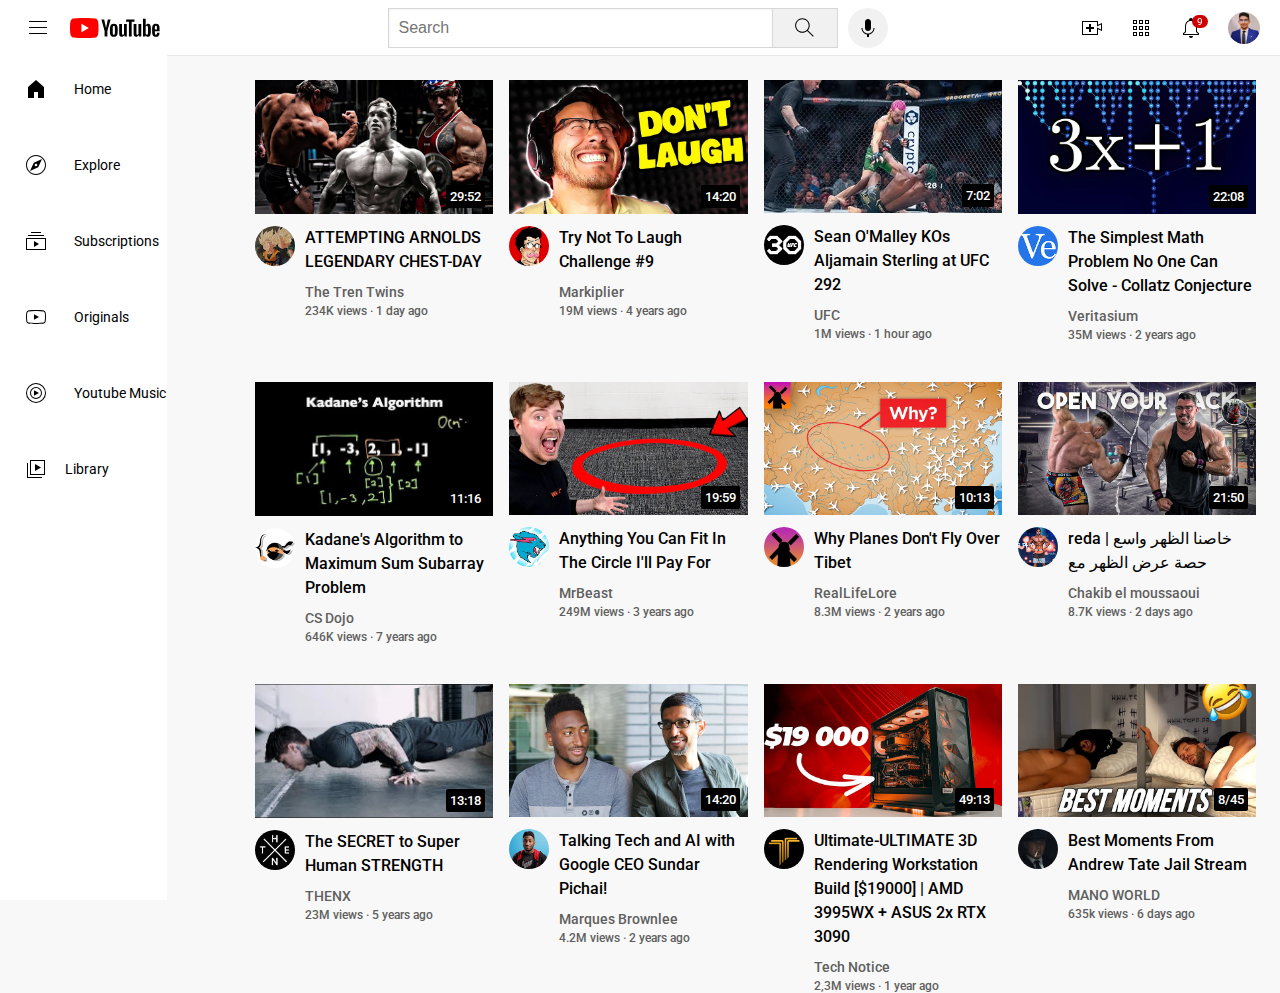
<file: index.html>
<!DOCTYPE html>
<html>
<head>
<title> Youtube clone by midounjr </title>
<link rel="stylesheet" href="video.css" >
<link rel="stylesheet" href="header.css">
<link rel="stylesheet" href="general.css">
<link rel="stylesheet" href="sidebar.css">

<link rel="preconnect" href="https://fonts.googleapis.com">
<link rel="preconnect" href="https://fonts.gstatic.com" crossorigin>
<link href="https://fonts.googleapis.com/css2?family=Roboto:wght@400;500;700&display=swap" rel="stylesheet">
</head>

<body >
<header class="header">  <!--Semantic element-->
  <div class="left-section">
    <img class="hamburger-menu" src="Header-icons/hamburger-menu.svg">
    <img class="youtube-logo" src="Header-icons/youtube-logo.svg">
  </div>

<div class="middle-section">
    <input class="search-bar" type="search" placeholder="Search">
    <button class="search-button"> 
      <img class="search-icon " src="Header-icons/search.svg"> 
     <div class="tooltip">Search</div>
    </button>
    <button class="voice-button">
       <img class="voice-icon " src="Header-icons/voice-search-icon.svg"> 
       <div class="tooltip">Search with your voice</div></button>
  </div>
  
  <div class="right-section">
    <div class="upload-icon-container">
      <img class="upload-icon" src="Header-icons/upload.svg">
      <div class="tooltip">Create</div>
    </div>
  <div class="youtube-apps-container">
    <img class="youtube-apps-icon" src="Header-icons/youtube-apps.svg">
    <div class="tooltip">Youtube apps</div>
  </div>
    <div class="notifications-icons-container">
    <img class="notifications-icon" src="Header-icons/notifications.svg">
    <div class="tooltip">Notifications</div>
    <div class="notifications-number">9</div>  
  </div>
    <img class="my-channel-icon" src="profile-pictures/channel_0.jpg">
  </div>

</header>
 
<nav class="sidebar"> <!-- Semantic element -->
  
  <div class="sidebar-link">
    <img src="side-bar-icons/home.svg">
    <div class="sidebar-txt"><p class="sidebar-txt">Home</p> </div>
  </div>
  <div class="sidebar-link">
    <img src="side-bar-icons/explore.svg">
    <div class="sidebar-txt"><p class="sidebar-txt">Explore</p> </div>
  </div>
  <div class="sidebar-link">
    <img src="side-bar-icons/subscriptions.svg">
    <div class="sidebar-txt"> <p class="sidebar-txt">Subscriptions</p> </div>
  </div>
  <div class="sidebar-link">
    <img src="side-bar-icons/originals.svg">
    <div class="sidebar-txt"> <p class="sidebar-txt">Originals</p> </div>
  </div>
  <div class="sidebar-link">
    <img src="side-bar-icons/youtube-music.svg">
    <div class="sidebar-txt"><p class="sidebar-txt">Youtube Music</p></div>
  </div>
  <div class="sidebar-link">
    <img src="side-bar-icons/library.svg">
    <div ><p class="sidebar-txt">Library</p></div>
  </div>

</nav>

<main>

  <section class="video-grid">  <!-- Semantic element-->

    <div class="video-preview">
      <div class="thumbnail-row">
       <a href="https://www.youtube.com/watch?v=BRZleDk8Olg">
        <img class="thumbnail" src="thumbnails/THUMBNAIL_14.jpg">
        <div class="video-time">29:52</div>
       </a>
      </div>
      <div class="video-info-grid">
        <div class="channel-picture">
          <div class="profile-picture-container">
            <a href="https://www.youtube.com/@thetrentwins" target="blank">
              <img class="profile-picture" src="profile-pictures/channels4_profile.jpg">
            </a>
            <div class="channel-tooltip">
              <img class="channel-tooltip-picture" src="profile-pictures/channels4_profile.jpg">
              <div>
                <div class="channel-tooltip-name">
                  The Tren Twins
                </div>
                <div class="channel-tooltip-stats">
                  840K subscribers
                </div>
              </div>
            </div>
          </div>
        </div>
        <div class="video-info">
          <p class="video-title">ATTEMPTING ARNOLDS LEGENDARY CHEST-DAY</p>
          <p class="video-author">The Tren Twins</p>
          <p class="video-stats">234K views · 1 day ago</p>
        </div>
      </div>
    </div>


    
    
    <div class="video-preview">
      <div class="thumbnail-row">
       <a href="https://www.youtube.com/watch?v=mP0RAo9SKZk">
        <img class="thumbnail" src="thumbnails/thumbnail-2.webp">
        <div class="video-time">14:20</div>
       </a>
      </div>
      <div class="video-info-grid">
        <div class="channel-picture">
          <div class="profile-picture-container">
            <a href="https://www.youtube.com/@markiplier" target="_blank">
              <img class="profile-picture" src="profile-pictures/channel-2 (1).jpeg">
            </a>
            <div class="channel-tooltip">
              <img class="channel-tooltip-picture" src="profile-pictures/channel-2 (1).jpeg">
              <div>
                <div class="channel-tooltip-name">
                  Markiplier
                </div>
                <div class="channel-tooltip-stats">
                  35,4M subscribers
                </div>
              </div>
            </div>
          </div>
        </div>
        <div class="video-info">
          <p class="video-title">Try Not To Laugh Challenge #9</p>
          <p class="video-author">Markiplier</p>
          <p class="video-stats">19M views · 4 years ago</p>
        </div>
      </div>
    
 </div>
    
    <div class="video-preview">
      <div class="thumbnail-row">
       <a href="https://www.youtube.com/watch?v=eY5cZITcrF4&t=3s">
        <img class="thumbnail" src="thumbnails/thumbnail-16.jpg">
        <div class="video-time">7:02</div>
       </a>
      </div>
      <div class="video-info-grid">
        <div class="channel-picture">
          <div class="profile-picture-container">
            <a href="https://www.youtube.com/@ufc" target="_blank">
              <img class="profile-picture" src="profile-pictures/channels7_profile.jpg">
            </a>
            <div class="channel-tooltip">
              <img class="channel-tooltip-picture" src="profile-pictures/channels7_profile.jpg">
              <div>
                <div class="channel-tooltip-name">
                  UFC
                </div>
                <div class="channel-tooltip-stats">
                  16,6M subscribers
                </div>
              </div>
            </div>
          </div>
        </div>
        <div class="video-info">
          <p class="video-title">
            Sean O'Malley KOs Aljamain Sterling at UFC 292
            </p>
          <p class="video-author">UFC</p>
          <p class="video-stats">1M views · 1 hour ago
  
          </p>
        </div>
      </div>
    
    </div>
    
    
    <div class="video-preview">
      <div class="thumbnail-row">
       <a href="https://www.youtube.com/watch?v=094y1Z2wpJg">
        <img class="thumbnail" src="thumbnails/thumbnail-4.webp">
        <div class="video-time">22:08</div>
       </a>
      </div>
      <div class="video-info-grid">
        <div class="channel-picture">
          <div class="profile-picture-container">
            <a href="https://www.youtube.com/@veritasium" target="_blank">
              <img class="profile-picture" src="profile-pictures/channel-4.jpeg">
            </a>
            <div class="channel-tooltip">
              <img class="channel-tooltip-picture" src="profile-pictures/channel-4.jpeg">
              <div>
                <div class="channel-tooltip-name">
                  Veritasium
                </div>
                <div class="channel-tooltip-stats">
                  14,1M subscribers
                </div>
              </div>
            </div>
          </div>
        </div>
        <div class="video-info">
          <p class="video-title">
            The Simplest Math Problem No One Can Solve - Collatz Conjecture</p>
          <p class="video-author">Veritasium</p>
          <p class="video-stats">35M views · 2 years ago</p>
        </div>
      </div>
    
    </div>
    
    
    <div class="video-preview">
      <div class="thumbnail-row">
       <a href="https://www.youtube.com/watch?v=86CQq3pKSUw">
        <img class="thumbnail" src="thumbnails/thumbnail-5.webp">
        <div class="video-time">11:16</div>
       </a>
      </div>
      <div class="video-info-grid">
        <div class="channel-picture">
          <div class="profile-picture-container">
            <a href="https://www.youtube.com/@markiplier" target="_blank">
              <img class="profile-picture" src="profile-pictures/channel-5.jpeg">
            </a>
            <div class="channel-tooltip">
              <img class="channel-tooltip-picture" src="profile-pictures/channel-5.jpeg">
              <div>
                <div class="channel-tooltip-name">
                  CS Dojo
                </div>
                <div class="channel-tooltip-stats">
                  1,91M subscribers
                </div>
              </div>
            </div>
          </div>
        </div>
        <div class="video-info">
          <p class="video-title">
            Kadane's Algorithm to Maximum Sum Subarray Problem</p>
          <p class="video-author">CS Dojo</p>
          <p class="video-stats">646K views · 7 years ago</p>
        </div>
      </div>
    
    </div>
   
    <div class="video-preview">
      <div class="thumbnail-row">
       <a href="hhttps://www.youtube.com/watch?v=yXWw0_UfSFg">
        <img class="thumbnail" src="thumbnails/thumbnail-6.webp">
        <div class="video-time">19:59</div>
       </a>
      </div>
      <div class="video-info-grid">
        <div class="channel-picture">
          <div class="profile-picture-container">
            <a href="https://www.youtube.com/@MrBeast" target="_blank">
              <img class="profile-picture" src="profile-pictures/channel-6.jpeg">
            </a>
            <div class="channel-tooltip">
              <img class="channel-tooltip-picture" src="profile-pictures/channel-6.jpeg">
              <div>
                <div class="channel-tooltip-name">
                  MrBeast
                </div>
                <div class="channel-tooltip-stats">
                  177M subscribers
                </div>
              </div>
            </div>
          </div>
        </div>
        <div class="video-info">
          <p class="video-title">
            Anything You Can Fit In The Circle I'll Pay For</p>
          <p class="video-author">MrBeast</p>
          <p class="video-stats">249M views · 3 years ago</p>
        </div>
      </div>
    
    </div>
  
    <div class="video-preview">
      <div class="thumbnail-row">
       <a href="https://www.youtube.com/watch?v=fNVa1qMbF9Y">
        <img class="thumbnail" src="thumbnails/thumbnail-7.webp">
        <div class="video-time">10:13</div>
       </a>
      </div>
      <div class="video-info-grid">
        <div class="channel-picture">
          <div class="profile-picture-container">
            <a href="https://www.youtube.com/@RealLifeLore" target="blank">
              <img class="profile-picture" src="profile-pictures/channel-7.jpeg">
            </a>
            <div class="channel-tooltip">
              <img class="channel-tooltip-picture" src="profile-pictures/channel-7.jpeg">
              <div>
                <div class="channel-tooltip-name">
                  RealLifeLore
                </div>
                <div class="channel-tooltip-stats">
                  7,07M subscribers
                </div>
              </div>
            </div>
          </div>
        </div>
        <div class="video-info">
          <p class="video-title">Why Planes Don't Fly Over Tibet</p>
          <p class="video-author">RealLifeLore</p>
          <p class="video-stats">8.3M views · 2 years ago</p>
        </div>
      </div>
    </div>
  
    <div class="video-preview">
      <div class="thumbnail-row">
       <a href="https://www.youtube.com/watch?v=NheuOb__HrIY">
        <img class="thumbnail" src="thumbnails/thumbnail_13.jpg">
        <div class="video-time">21:50</div>
       </a>
      </div>
      <div class="video-info-grid">
        <div class="channel-picture">
          <div class="profile-picture-container">
            <a href="https://www.youtube.com/@Chakibelmoussaoui" target="blank">
              <img class="profile-picture" src="profile-pictures/channel_13.jpg">
            </a>
            <div class="channel-tooltip">
              <img class="channel-tooltip-picture" src="profile-pictures/channel_13.jpg">
              <div>
                <div class="channel-tooltip-name">
                  Chakib el moussaoui
                </div>
                <div class="channel-tooltip-stats">
                  130k subscribers
                </div>
              </div>
            </div>
          </div>
        </div>
        <div class="video-info">
          <p class="video-title"> reda خاصنا الظهر واسع | حصة عرض الظهر مع</p>
          <p class="video-author">Chakib el moussaoui
          </p>
          <p class="video-stats">8.7K views · 2 days ago</p>
        </div>
      </div>
    </div>

    <div class="video-preview">
      <div class="thumbnail-row">
       <a href="https://www.youtube.com/watch?v=ixmxOlcrlUc">
        <img class="thumbnail" src="thumbnails/thumbnail-9.webp">
        <div class="video-time">13:18</div>
       </a>
      </div>
      <div class="video-info-grid">
        <div class="channel-picture">
          <div class="profile-picture-container">
            <a href="https://www.youtube.com/@OFFICIALTHENXSTUDIOS" target="blank">
              <img class="profile-picture" src="profile-pictures/channel-9.jpeg">
            </a>
            <div class="channel-tooltip">
              <img class="channel-tooltip-picture" src="profile-pictures/channel-9.jpeg">
              <div>
                <div class="channel-tooltip-name">
                  THENX
                </div>
                <div class="channel-tooltip-stats">
                  7,68M subscribers
                </div>
              </div>
            </div>
          </div>
        </div>
        <div class="video-info">
          <p class="video-title">The SECRET to Super Human STRENGTH</p>
          <p class="video-author">THENX</p>
          <p class="video-stats">23M views · 5 years ago</p>
        </div>
      </div>
    </div>


    <div class="video-preview">
      <div class="thumbnail-row">
       <a href="https://www.youtube.com/watch?v=n2RNcPRtAiY">
        <img class="thumbnail" src="thumbnails/thumbnail-1.webp">
        <div class="video-time">14:20</div>
       </a>
      </div>
      <div class="video-info-grid">
        <div class="channel-picture">
          <div class="profile-picture-container">
            <a href="https://youtube.com/c/mkbhd" target="_blank">
              <img class="profile-picture" src="profile-pictures/channel-1.jpeg">
            </a>
            <div class="channel-tooltip">
              <img class="channel-tooltip-picture" src="profile-pictures/channel-1.jpeg">
              <div>
                <div class="channel-tooltip-name">
                  Marques Brownlee
                </div>
                <div class="channel-tooltip-stats">
                  17,3M subscribers
                </div>
              </div>
            </div>
          </div>
        </div>
        <div class="video-info">
          <p class="video-title">Talking Tech and AI with Google CEO Sundar Pichai!</p>
          <p class="video-author">Marques Brownlee</p>
          <p class="video-stats">4.2M views · 2 years ago</p>
        </div>
      </div>
    
    </div>
    


    <div class="video-preview">
      <div class="thumbnail-row">
       <a href="https://www.youtube.com/watch?v=jw_mnwo9Nag">
        <img class="thumbnail" src="thumbnails/THUMBNAIL_15.jpg">
        <div class="video-time">49:13</div>
       </a>
      </div>
      <div class="video-info-grid">
        <div class="channel-picture">
          <div class="profile-picture-container">
            <a href="https://www.youtube.com/@theTechNotice" target="blank">
              <img class="profile-picture" src="profile-pictures/channels5_profile.jpg">
            </a>
            <div class="channel-tooltip">
              <img class="channel-tooltip-picture" src="profile-pictures/channels5_profile.jpg">
              <div>
                <div class="channel-tooltip-name">
                  Tech Notice
                </div>
                <div class="channel-tooltip-stats">
                  167k subscribers
                </div>
              </div>
            </div>
          </div>
        </div>
        <div class="video-info">
          <p class="video-title">Ultimate-ULTIMATE 3D Rendering Workstation Build [$19000] | AMD 3995WX + ASUS 2x RTX 3090</p>
          <p class="video-author">Tech Notice</p>
          <p class="video-stats">2,3M views · 1 year ago</p>
        </div>
      </div>
    </div>


    <div class="video-preview">
      <div class="thumbnail-row">
       <a href="https://www.youtube.com/watch?v=cjyQGND8eFw">
        <img class="thumbnail" src="thumbnails/THUMBNAIL20.jpg">
        <div class="video-time">8/45</div>
       </a>
      </div>
      <div class="video-info-grid">
        <div class="channel-picture">
          <div class="profile-picture-container">
            <a href="https://www.youtube.com/@RealManoWorld" target="blank">
              <img class="profile-picture" src="profile-pictures/channels20_profile.jpg">
            </a>
            <div class="channel-tooltip">
              <img class="channel-tooltip-picture" src="profile-pictures/channels20_profile.jpg">
              <div>
                <div class="channel-tooltip-name">
                  MANO WORLD
                </div>
                <div class="channel-tooltip-stats">
                  380K subscribers
                </div>
              </div>
            </div>
          </div>
        </div>
        <div class="video-info">
          <p class="video-title">Best Moments From Andrew Tate Jail Stream</p>
          <p class="video-author">MANO WORLD</p>
          <p class="video-stats">635k views · 6 days ago</p>
        </div>
      </div>
    </div>
      
    </section>
   
 

</main>



</body>
</html>
</file>
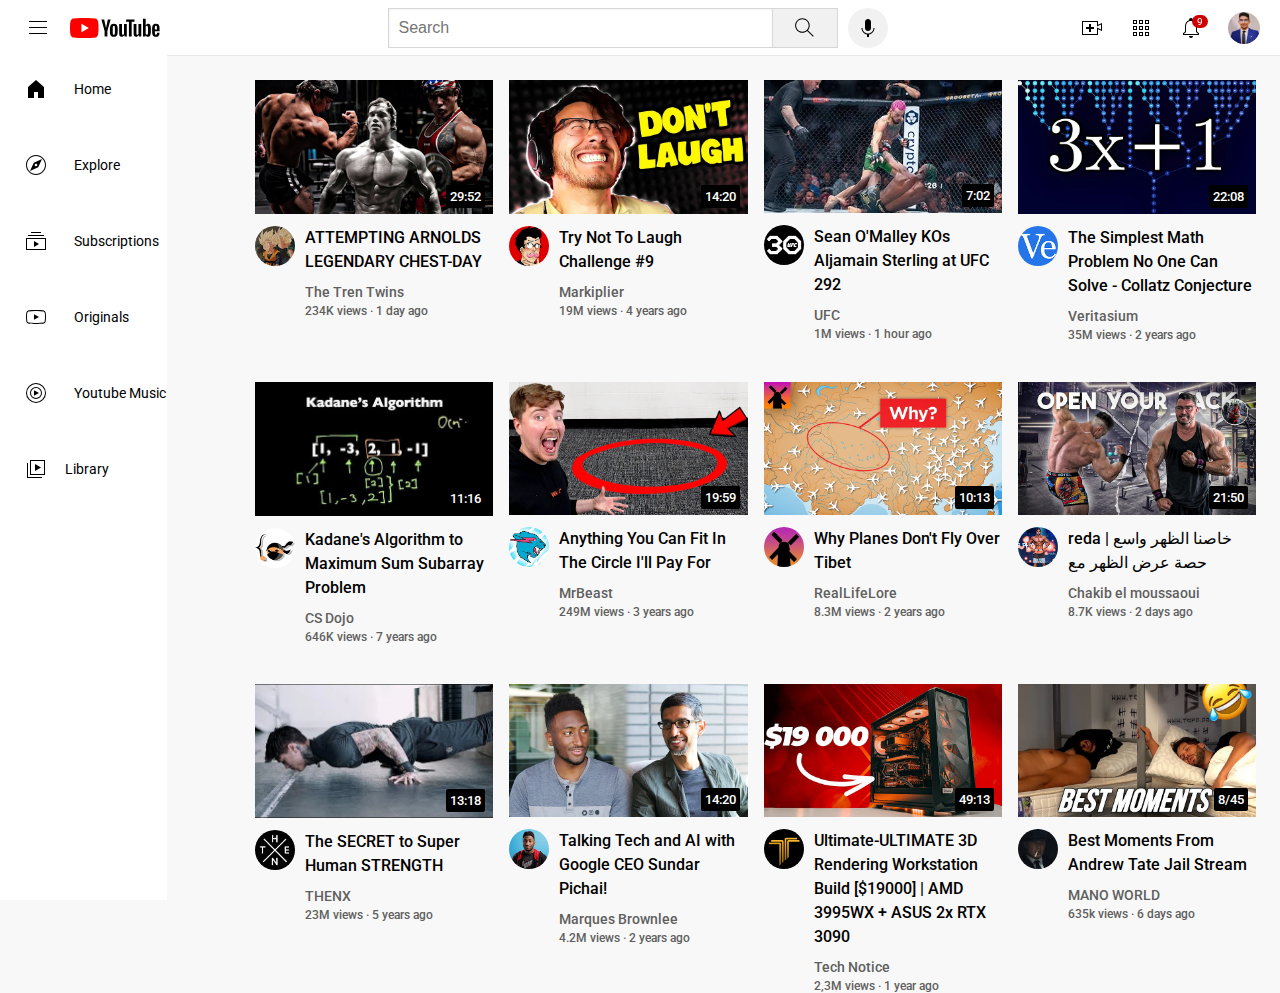
<file: youtube.html>
<!DOCTYPE html>
<html>
<head>
<title>Youtube clone</title>
<link rel="stylesheet" href="video.css" >
<link rel="stylesheet" href="header.css">
<link rel="stylesheet" href="general.css">
<link rel="stylesheet" href="sidebar.css">

<link rel="preconnect" href="https://fonts.googleapis.com">
<link rel="preconnect" href="https://fonts.gstatic.com" crossorigin>
<link href="https://fonts.googleapis.com/css2?family=Roboto:wght@400;500;700&display=swap" rel="stylesheet">
</head>

<body >
<header class="header">  <!--Semantic element-->
  <div class="left-section">
    <img class="hamburger-menu" src="Header-icons/hamburger-menu.svg">
    <img class="youtube-logo" src="Header-icons/youtube-logo.svg">
  </div>

<div class="middle-section">
    <input class="search-bar" type="search" placeholder="Search">
    <button class="search-button"> 
      <img class="search-icon " src="Header-icons/search.svg"> 
     <div class="tooltip">Search</div>
    </button>
    <button class="voice-button">
       <img class="voice-icon " src="Header-icons/voice-search-icon.svg"> 
       <div class="tooltip">Search with your voice</div></button>
  </div>
  
  <div class="right-section">
    <div class="upload-icon-container">
      <img class="upload-icon" src="Header-icons/upload.svg">
      <div class="tooltip">Create</div>
    </div>
  <div class="youtube-apps-container">
    <img class="youtube-apps-icon" src="Header-icons/youtube-apps.svg">
    <div class="tooltip">Youtube apps</div>
  </div>
    <div class="notifications-icons-container">
    <img class="notifications-icon" src="Header-icons/notifications.svg">
    <div class="tooltip">Notifications</div>
    <div class="notifications-number">9</div>  
  </div>
    <img class="my-channel-icon" src="profile-pictures/channel_0.jpg">
  </div>

</header>
 
<nav class="sidebar"> <!-- Semantic element -->
  
  <div class="sidebar-link">
    <img src="side-bar-icons/home.svg">
    <div class="sidebar-txt"><p class="sidebar-txt">Home</p> </div>
  </div>
  <div class="sidebar-link">
    <img src="side-bar-icons/explore.svg">
    <div class="sidebar-txt"><p class="sidebar-txt">Explore</p> </div>
  </div>
  <div class="sidebar-link">
    <img src="side-bar-icons/subscriptions.svg">
    <div class="sidebar-txt"> <p class="sidebar-txt">Subscriptions</p> </div>
  </div>
  <div class="sidebar-link">
    <img src="side-bar-icons/originals.svg">
    <div class="sidebar-txt"> <p class="sidebar-txt">Originals</p> </div>
  </div>
  <div class="sidebar-link">
    <img src="side-bar-icons/youtube-music.svg">
    <div class="sidebar-txt"><p class="sidebar-txt">Youtube Music</p></div>
  </div>
  <div class="sidebar-link">
    <img src="side-bar-icons/library.svg">
    <div ><p class="sidebar-txt">Library</p></div>
  </div>

</nav>

<main>

  <section class="video-grid">  <!-- Semantic element-->

    <div class="video-preview">
      <div class="thumbnail-row">
       <a href="https://www.youtube.com/watch?v=BRZleDk8Olg">
        <img class="thumbnail" src="thumbnails/THUMBNAIL_14.jpg">
        <div class="video-time">29:52</div>
       </a>
      </div>
      <div class="video-info-grid">
        <div class="channel-picture">
          <div class="profile-picture-container">
            <a href="https://www.youtube.com/@thetrentwins" target="blank">
              <img class="profile-picture" src="profile-pictures/channels4_profile.jpg">
            </a>
            <div class="channel-tooltip">
              <img class="channel-tooltip-picture" src="profile-pictures/channels4_profile.jpg">
              <div>
                <div class="channel-tooltip-name">
                  The Tren Twins
                </div>
                <div class="channel-tooltip-stats">
                  840K subscribers
                </div>
              </div>
            </div>
          </div>
        </div>
        <div class="video-info">
          <p class="video-title">ATTEMPTING ARNOLDS LEGENDARY CHEST-DAY</p>
          <p class="video-author">The Tren Twins</p>
          <p class="video-stats">234K views · 1 day ago</p>
        </div>
      </div>
    </div>


    
    
    <div class="video-preview">
      <div class="thumbnail-row">
       <a href="https://www.youtube.com/watch?v=mP0RAo9SKZk">
        <img class="thumbnail" src="thumbnails/thumbnail-2.webp">
        <div class="video-time">14:20</div>
       </a>
      </div>
      <div class="video-info-grid">
        <div class="channel-picture">
          <div class="profile-picture-container">
            <a href="https://www.youtube.com/@markiplier" target="_blank">
              <img class="profile-picture" src="profile-pictures/channel-2 (1).jpeg">
            </a>
            <div class="channel-tooltip">
              <img class="channel-tooltip-picture" src="profile-pictures/channel-2 (1).jpeg">
              <div>
                <div class="channel-tooltip-name">
                  Markiplier
                </div>
                <div class="channel-tooltip-stats">
                  35,4M subscribers
                </div>
              </div>
            </div>
          </div>
        </div>
        <div class="video-info">
          <p class="video-title">Try Not To Laugh Challenge #9</p>
          <p class="video-author">Markiplier</p>
          <p class="video-stats">19M views · 4 years ago</p>
        </div>
      </div>
    
 </div>
    
    <div class="video-preview">
      <div class="thumbnail-row">
       <a href="https://www.youtube.com/watch?v=eY5cZITcrF4&t=3s">
        <img class="thumbnail" src="thumbnails/thumbnail-16.jpg">
        <div class="video-time">7:02</div>
       </a>
      </div>
      <div class="video-info-grid">
        <div class="channel-picture">
          <div class="profile-picture-container">
            <a href="https://www.youtube.com/@ufc" target="_blank">
              <img class="profile-picture" src="profile-pictures/channels7_profile.jpg">
            </a>
            <div class="channel-tooltip">
              <img class="channel-tooltip-picture" src="profile-pictures/channels7_profile.jpg">
              <div>
                <div class="channel-tooltip-name">
                  UFC
                </div>
                <div class="channel-tooltip-stats">
                  16,6M subscribers
                </div>
              </div>
            </div>
          </div>
        </div>
        <div class="video-info">
          <p class="video-title">
            Sean O'Malley KOs Aljamain Sterling at UFC 292
            </p>
          <p class="video-author">UFC</p>
          <p class="video-stats">1M views · 1 hour ago
  
          </p>
        </div>
      </div>
    
    </div>
    
    
    <div class="video-preview">
      <div class="thumbnail-row">
       <a href="https://www.youtube.com/watch?v=094y1Z2wpJg">
        <img class="thumbnail" src="thumbnails/thumbnail-4.webp">
        <div class="video-time">22:08</div>
       </a>
      </div>
      <div class="video-info-grid">
        <div class="channel-picture">
          <div class="profile-picture-container">
            <a href="https://www.youtube.com/@veritasium" target="_blank">
              <img class="profile-picture" src="profile-pictures/channel-4.jpeg">
            </a>
            <div class="channel-tooltip">
              <img class="channel-tooltip-picture" src="profile-pictures/channel-4.jpeg">
              <div>
                <div class="channel-tooltip-name">
                  Veritasium
                </div>
                <div class="channel-tooltip-stats">
                  14,1M subscribers
                </div>
              </div>
            </div>
          </div>
        </div>
        <div class="video-info">
          <p class="video-title">
            The Simplest Math Problem No One Can Solve - Collatz Conjecture</p>
          <p class="video-author">Veritasium</p>
          <p class="video-stats">35M views · 2 years ago</p>
        </div>
      </div>
    
    </div>
    
    
    <div class="video-preview">
      <div class="thumbnail-row">
       <a href="https://www.youtube.com/watch?v=86CQq3pKSUw">
        <img class="thumbnail" src="thumbnails/thumbnail-5.webp">
        <div class="video-time">11:16</div>
       </a>
      </div>
      <div class="video-info-grid">
        <div class="channel-picture">
          <div class="profile-picture-container">
            <a href="https://www.youtube.com/@markiplier" target="_blank">
              <img class="profile-picture" src="profile-pictures/channel-5.jpeg">
            </a>
            <div class="channel-tooltip">
              <img class="channel-tooltip-picture" src="profile-pictures/channel-5.jpeg">
              <div>
                <div class="channel-tooltip-name">
                  CS Dojo
                </div>
                <div class="channel-tooltip-stats">
                  1,91M subscribers
                </div>
              </div>
            </div>
          </div>
        </div>
        <div class="video-info">
          <p class="video-title">
            Kadane's Algorithm to Maximum Sum Subarray Problem</p>
          <p class="video-author">CS Dojo</p>
          <p class="video-stats">646K views · 7 years ago</p>
        </div>
      </div>
    
    </div>
   
    <div class="video-preview">
      <div class="thumbnail-row">
       <a href="hhttps://www.youtube.com/watch?v=yXWw0_UfSFg">
        <img class="thumbnail" src="thumbnails/thumbnail-6.webp">
        <div class="video-time">19:59</div>
       </a>
      </div>
      <div class="video-info-grid">
        <div class="channel-picture">
          <div class="profile-picture-container">
            <a href="https://www.youtube.com/@MrBeast" target="_blank">
              <img class="profile-picture" src="profile-pictures/channel-6.jpeg">
            </a>
            <div class="channel-tooltip">
              <img class="channel-tooltip-picture" src="profile-pictures/channel-6.jpeg">
              <div>
                <div class="channel-tooltip-name">
                  MrBeast
                </div>
                <div class="channel-tooltip-stats">
                  177M subscribers
                </div>
              </div>
            </div>
          </div>
        </div>
        <div class="video-info">
          <p class="video-title">
            Anything You Can Fit In The Circle I'll Pay For</p>
          <p class="video-author">MrBeast</p>
          <p class="video-stats">249M views · 3 years ago</p>
        </div>
      </div>
    
    </div>
  
    <div class="video-preview">
      <div class="thumbnail-row">
       <a href="https://www.youtube.com/watch?v=fNVa1qMbF9Y">
        <img class="thumbnail" src="thumbnails/thumbnail-7.webp">
        <div class="video-time">10:13</div>
       </a>
      </div>
      <div class="video-info-grid">
        <div class="channel-picture">
          <div class="profile-picture-container">
            <a href="https://www.youtube.com/@RealLifeLore" target="blank">
              <img class="profile-picture" src="profile-pictures/channel-7.jpeg">
            </a>
            <div class="channel-tooltip">
              <img class="channel-tooltip-picture" src="profile-pictures/channel-7.jpeg">
              <div>
                <div class="channel-tooltip-name">
                  RealLifeLore
                </div>
                <div class="channel-tooltip-stats">
                  7,07M subscribers
                </div>
              </div>
            </div>
          </div>
        </div>
        <div class="video-info">
          <p class="video-title">Why Planes Don't Fly Over Tibet</p>
          <p class="video-author">RealLifeLore</p>
          <p class="video-stats">8.3M views · 2 years ago</p>
        </div>
      </div>
    </div>
  
    <div class="video-preview">
      <div class="thumbnail-row">
       <a href="https://www.youtube.com/watch?v=NheuOb__HrIY">
        <img class="thumbnail" src="thumbnails/thumbnail_13.jpg">
        <div class="video-time">21:50</div>
       </a>
      </div>
      <div class="video-info-grid">
        <div class="channel-picture">
          <div class="profile-picture-container">
            <a href="https://www.youtube.com/@Chakibelmoussaoui" target="blank">
              <img class="profile-picture" src="profile-pictures/channel_13.jpg">
            </a>
            <div class="channel-tooltip">
              <img class="channel-tooltip-picture" src="profile-pictures/channel_13.jpg">
              <div>
                <div class="channel-tooltip-name">
                  Chakib el moussaoui
                </div>
                <div class="channel-tooltip-stats">
                  130k subscribers
                </div>
              </div>
            </div>
          </div>
        </div>
        <div class="video-info">
          <p class="video-title"> reda خاصنا الظهر واسع | حصة عرض الظهر مع</p>
          <p class="video-author">Chakib el moussaoui
          </p>
          <p class="video-stats">8.7K views · 2 days ago</p>
        </div>
      </div>
    </div>

    <div class="video-preview">
      <div class="thumbnail-row">
       <a href="https://www.youtube.com/watch?v=ixmxOlcrlUc">
        <img class="thumbnail" src="thumbnails/thumbnail-9.webp">
        <div class="video-time">13:18</div>
       </a>
      </div>
      <div class="video-info-grid">
        <div class="channel-picture">
          <div class="profile-picture-container">
            <a href="https://www.youtube.com/@OFFICIALTHENXSTUDIOS" target="blank">
              <img class="profile-picture" src="profile-pictures/channel-9.jpeg">
            </a>
            <div class="channel-tooltip">
              <img class="channel-tooltip-picture" src="profile-pictures/channel-9.jpeg">
              <div>
                <div class="channel-tooltip-name">
                  THENX
                </div>
                <div class="channel-tooltip-stats">
                  7,68M subscribers
                </div>
              </div>
            </div>
          </div>
        </div>
        <div class="video-info">
          <p class="video-title">The SECRET to Super Human STRENGTH</p>
          <p class="video-author">THENX</p>
          <p class="video-stats">23M views · 5 years ago</p>
        </div>
      </div>
    </div>


    <div class="video-preview">
      <div class="thumbnail-row">
       <a href="https://www.youtube.com/watch?v=n2RNcPRtAiY">
        <img class="thumbnail" src="thumbnails/thumbnail-1.webp">
        <div class="video-time">14:20</div>
       </a>
      </div>
      <div class="video-info-grid">
        <div class="channel-picture">
          <div class="profile-picture-container">
            <a href="https://youtube.com/c/mkbhd" target="_blank">
              <img class="profile-picture" src="profile-pictures/channel-1.jpeg">
            </a>
            <div class="channel-tooltip">
              <img class="channel-tooltip-picture" src="profile-pictures/channel-1.jpeg">
              <div>
                <div class="channel-tooltip-name">
                  Marques Brownlee
                </div>
                <div class="channel-tooltip-stats">
                  17,3M subscribers
                </div>
              </div>
            </div>
          </div>
        </div>
        <div class="video-info">
          <p class="video-title">Talking Tech and AI with Google CEO Sundar Pichai!</p>
          <p class="video-author">Marques Brownlee</p>
          <p class="video-stats">4.2M views · 2 years ago</p>
        </div>
      </div>
    
    </div>
    


    <div class="video-preview">
      <div class="thumbnail-row">
       <a href="https://www.youtube.com/watch?v=jw_mnwo9Nag">
        <img class="thumbnail" src="thumbnails/THUMBNAIL_15.jpg">
        <div class="video-time">49:13</div>
       </a>
      </div>
      <div class="video-info-grid">
        <div class="channel-picture">
          <div class="profile-picture-container">
            <a href="https://www.youtube.com/@theTechNotice" target="blank">
              <img class="profile-picture" src="profile-pictures/channels5_profile.jpg">
            </a>
            <div class="channel-tooltip">
              <img class="channel-tooltip-picture" src="profile-pictures/channels5_profile.jpg">
              <div>
                <div class="channel-tooltip-name">
                  Tech Notice
                </div>
                <div class="channel-tooltip-stats">
                  167k subscribers
                </div>
              </div>
            </div>
          </div>
        </div>
        <div class="video-info">
          <p class="video-title">Ultimate-ULTIMATE 3D Rendering Workstation Build [$19000] | AMD 3995WX + ASUS 2x RTX 3090</p>
          <p class="video-author">Tech Notice</p>
          <p class="video-stats">2,3M views · 1 year ago</p>
        </div>
      </div>
    </div>


    <div class="video-preview">
      <div class="thumbnail-row">
       <a href="https://www.youtube.com/watch?v=cjyQGND8eFw">
        <img class="thumbnail" src="thumbnails/THUMBNAIL20.jpg">
        <div class="video-time">8/45</div>
       </a>
      </div>
      <div class="video-info-grid">
        <div class="channel-picture">
          <div class="profile-picture-container">
            <a href="https://www.youtube.com/@RealManoWorld" target="blank">
              <img class="profile-picture" src="profile-pictures/channels20_profile.jpg">
            </a>
            <div class="channel-tooltip">
              <img class="channel-tooltip-picture" src="profile-pictures/channels20_profile.jpg">
              <div>
                <div class="channel-tooltip-name">
                  MANO WORLD
                </div>
                <div class="channel-tooltip-stats">
                  380K subscribers
                </div>
              </div>
            </div>
          </div>
        </div>
        <div class="video-info">
          <p class="video-title">Best Moments From Andrew Tate Jail Stream</p>
          <p class="video-author">MANO WORLD</p>
          <p class="video-stats">635k views · 6 days ago</p>
        </div>
      </div>
    </div>
      
    </section>
   
 

</main>



</body>
</html>
</file>
<file: video.css>
.thumbnail {
  width: 100%;
}

.video-title {
  margin-top: 0px;
   font-weight: 500;
   font-size: 14px;
  line-height: 20px;
  margin-bottom: 10px;
  }

.video-author,
.video-stats {
  color: rgb(95, 95, 95);
  font-size: 12px;
  font-weight: 500;
}
.video-author {
  margin-bottom: 4px;
}


.channel-picture {
  width: 36px;
  vertical-align: top;
  cursor: pointer;
}


.video-info {
  cursor: pointer;
}
.profile-picture {
  width: 40px;
  border-radius: 26px;
}
.thumbnail-row {
  margin-bottom: 8px;
position: relative;
 }

.video-info-grid {
  display: grid;
  grid-template-columns: 50px 1fr;
}

.video-grid {
  display: grid;
  grid-template-columns: 1fr 1fr 1fr  ;
  column-gap: 16px;
  row-gap: 40px;

}

@media (max-width: 750px) {
  .video-grid {
    grid-template-columns: 1fr 1fr;
  }
}

@media (min-width:751px) and (max-width:1149px) {
  .video-grid {
    grid-template-columns: 1fr 1fr 1fr;
  }
}

@media (min-width: 1150px) {
  .video-grid {
    grid-template-columns: 1fr 1fr 1fr 1fr;
  }
}

@media (min-width: 1000px) {
  .video-title {
    font-size: 16px;
    line-height: 24px;
  }
.video-info,
.video-author {
  font-size: 14px;
}
}

.video-time {
  background-color: black;
  color: white;
  position: absolute;
  bottom: 10px;
  right: 8px;
  font-weight: 500;
  font-size: 13px;
  padding: 4px 4px;
  border-radius: 2px;
}

.profile-picture-container {
  position: relative;
  display: inline-block;
}
.channel-tooltip {
  background-color: white;
  width: 200px;
  padding: 12px 12px;
  box-shadow: 2px 3px 10px rgba(0, 0, 0, 0.3);
  border-radius: 6px;
  position: absolute;
  top: 55px;
  z-index: 300;

  opacity: 0;
  pointer-events: none;

  display: flex;
  align-items: center;
  transition: opacity 0.15s;
}
.profile-picture-container:hover .channel-tooltip {
  opacity: 1;
}
.channel-tooltip-name {
  font-weight: bold;
  font-size: 16px;
  margin-bottom: 4px;
}
.channel-tooltip-stats {
  color: rgb(96, 96, 96);
  font-size: 14px;
}
.channel-tooltip-picture {
  width: 50px;
  height: 50px;
  border-radius: 50px;
  margin-right: 8px;
}
</file>
<file: header.css>
.header {
height: 55px;
display: flex;
flex-direction: row;
justify-content: space-between;

position: fixed;
top: 0;
left: 0;
right: 0;
background-color: white;
border-bottom-width :1px ;
border-bottom-color: rgb(231, 231, 231);
border-bottom-style: solid;
z-index: 100;
}


.left-section { 
display: flex;
align-items: center;

}

.middle-section {
 flex: 1;
 margin-left: 70px;
margin-right: 35px;
max-width: 500px;
display: flex;
align-items: center;
}
.right-section {
display: flex;
align-items: center;
justify-content: space-between;
width: 180px;
margin-right: 20px;
flex-shrink: 0;
}


.youtube-logo {
  height: 20px;
  cursor: pointer;
}
.hamburger-menu {
 height: 24px; 
 margin-left: 26px;
margin-right: 20px;
cursor: pointer;

}

.search-bar {
  flex: 1;
  height: 40px;
  padding-left: 10px;
font-size: 16px;
border: 1px solid rgb(216, 215, 215);
box-shadow: inset 1px 1px 3px rgba(0, 0, 0, 0.05);
width: 0;

}

.search-bar::placeholder {
  font-size: 16px;
}

.search-button {
height: 40px;
width: 66px;
background-color: rgb(241, 241, 241);
border-width: 1px;
border-style: solid;
border-color: rgb(216, 215, 215);
margin-left: -1px;
margin-right: 10px;
cursor: pointer;
position: relative;
}
.voice-button {
width: 40px;
height: 40px;
border-radius: 20px;
border: none;
background-color: rgb(241, 241, 241);
cursor: pointer;
position: relative;
}

.search-icon {
height: 25px;
cursor: pointer;
}
.voice-icon {
height: 24px;
cursor: pointer;
}

.upload-icon {
height: 24px;
cursor: pointer;
}

.youtube-apps-icon {
height: 24px;
cursor: pointer;
}

.notifications-icon {
height: 24px;
cursor: pointer;
}
.my-channel-icon {
height: 32px;
border-radius: 16px;
cursor: pointer;
}
.notifications-row {
  position: relative;
}
.notifications-number {
  background-color: rgb(204, 0, 0);
  color: white;
  font-size: 10px;
  position: absolute;
  top: -1px;
  right: -5px;
  padding: 1px 5px;
  border-radius: 8px;
}
.notifications-icons-container,
.youtube-apps-container,
.upload-icon-container,
.search-button,
.voice-button {
  position: relative;
  display: flex;
  justify-content: center;
  align-items: center;
}
.notifications-icons-container .tooltip,
.youtube-apps-container .tooltip,
.upload-icon-container .tooltip,
.search-button .tooltip,
.voice-button .tooltip {
  position: absolute;
  background-color: rgba(116, 116, 116, 0.74);
  color: white;
  padding-top: 6px;
  padding-bottom: 6px;
  padding-left: 8px;
  padding-right: 8px;
  border-radius: 2px;
  font-size: 12px;
  bottom: -30px;
 opacity: 0;
 transition: opacity 0.15s;
 pointer-events: none;
 white-space: nowrap;
}
.notifications-icons-container:hover .tooltip ,
.youtube-apps-container:hover .tooltip,
.upload-icon-container:hover .tooltip,
.search-button:hover .tooltip,
.voice-button:hover .tooltip {
  opacity: 1;
}
</file>
<file: general.css>
p {
 
 margin-top: 0;
 margin-bottom: 0;
}

body {
  margin: 0;
  padding-top: 80px;
  padding-left: 96px;
  padding-right: 24px;
  background-color: rgb(248, 248, 248);
  font-family: Roboto, Arial, Helvetica, sans-serif;
}
@media (min-width: 1200.1px) {
  body {
    margin-left: 159px;
  }
}
</file>
<file: sidebar.css>
@media (max-width:1200px) {
  .sidebar {
 position: fixed;
 left: 0;
 bottom: 0;
 top: 55px;
 width: 72px;
 background-color: white; 
 z-index: 200;
 padding-top: 5px;
}

.sidebar-link {
  display: flex;
  flex-direction: column;
  justify-content: center;
  align-items: center;
  height: 76px;
  transition: background-color 0.15s;
  cursor: pointer;
}

.sidebar-link:hover {
  background-color: rgb(219, 219, 219);
}

.sidebar-link img {
  width: 40px;
  height: 24px;
} 
  
.sidebar-link div {
  font-family: roboto,arial;
  font-size: 10px;
  margin-top: 5px;
}
}

@media (min-width:1200.1px) {
  .sidebar {
 position: fixed;
 left: 0;
 bottom: 0;
 top: 46px;
 width: 167px;
 background-color: rgb(255, 255, 255); 
 z-index: 200;
 padding-top: 5px;
 ;
}

.sidebar-link {
  display: flex;
  flex-direction: row;
  justify-content: start;
  align-items: center;
  height: 76px;
  transition: background-color 0.15s;
  cursor: pointer;
  margin-left: 15.5px;
  margin-top: 0px;
  margin-bottom: 0;
}

.sidebar-link:hover {
  background-color: rgb(219, 219, 219);
}

.sidebar-link img {
  width: 40px;
  height: 24px;
} 
  
.sidebar-txt {
  font-family: roboto,arial;
  font-size: 14px;
  margin-left: 9px;
  
}
}
</file>
